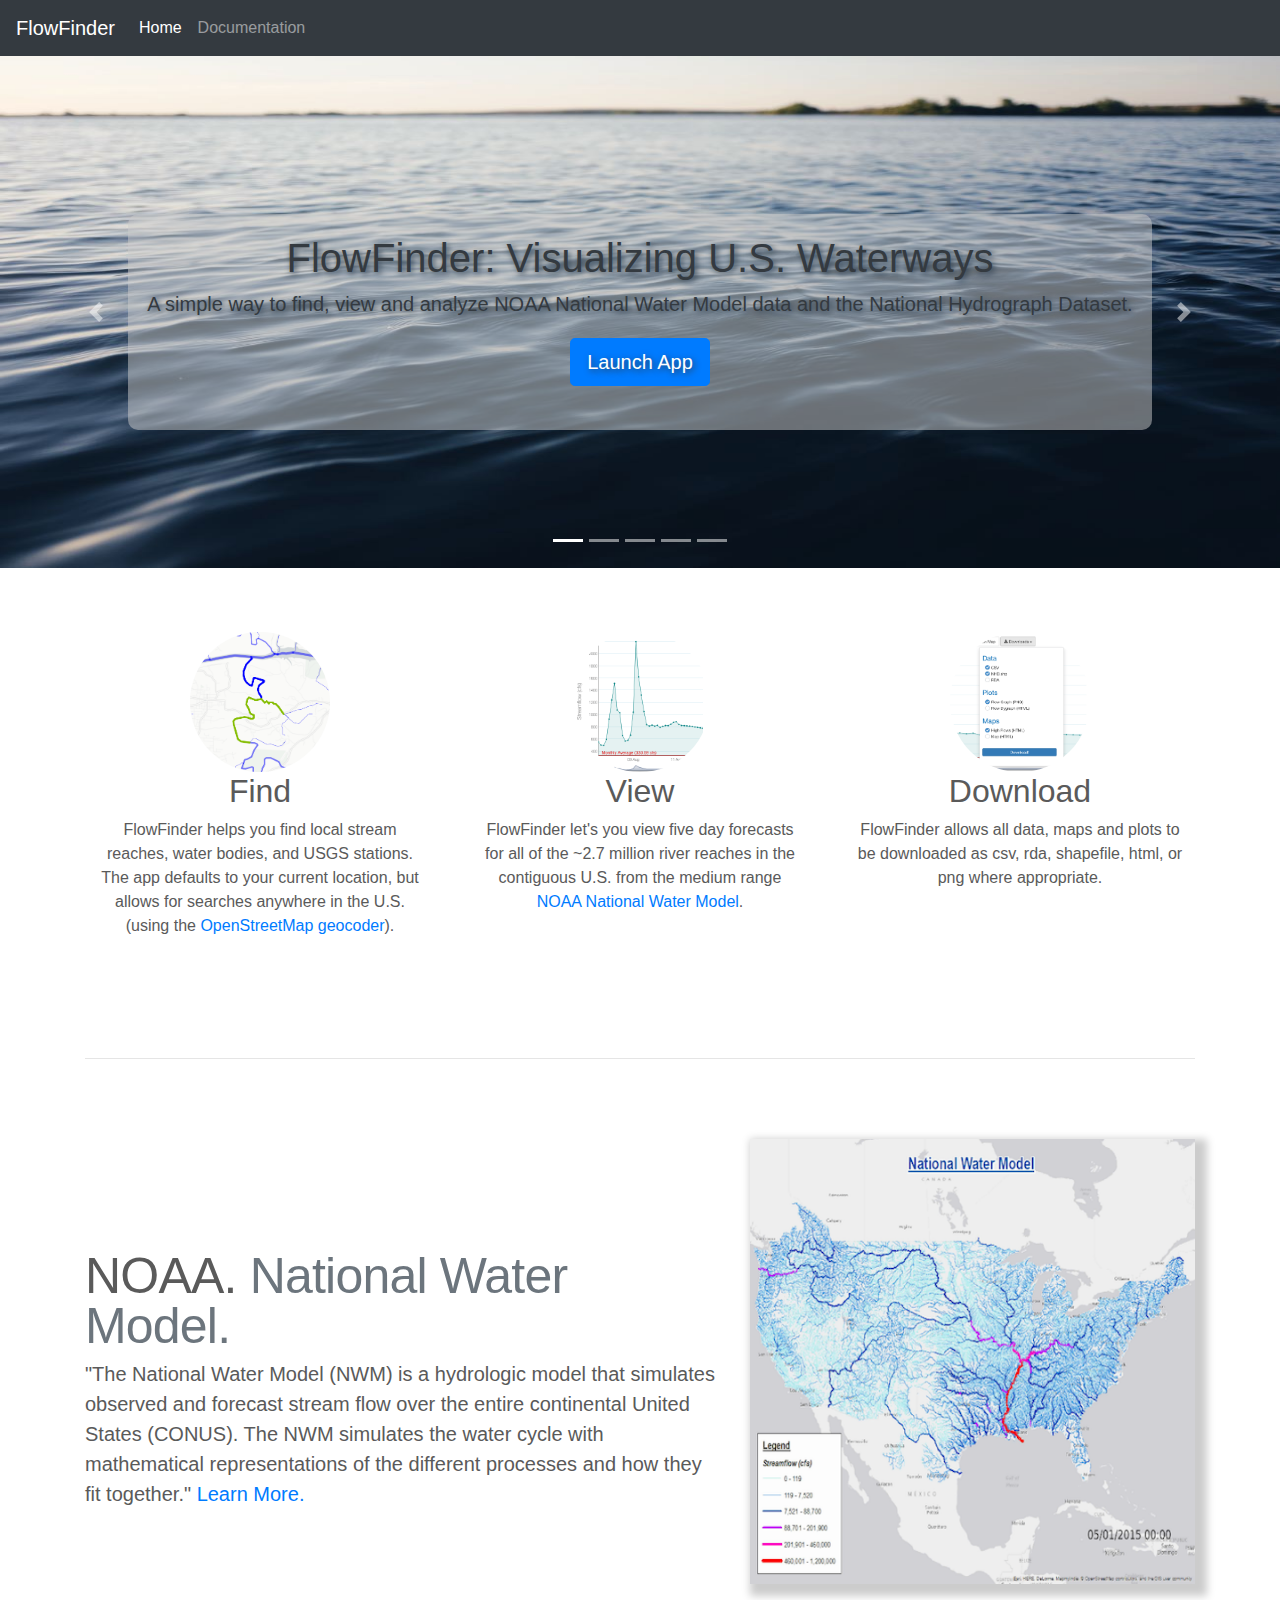
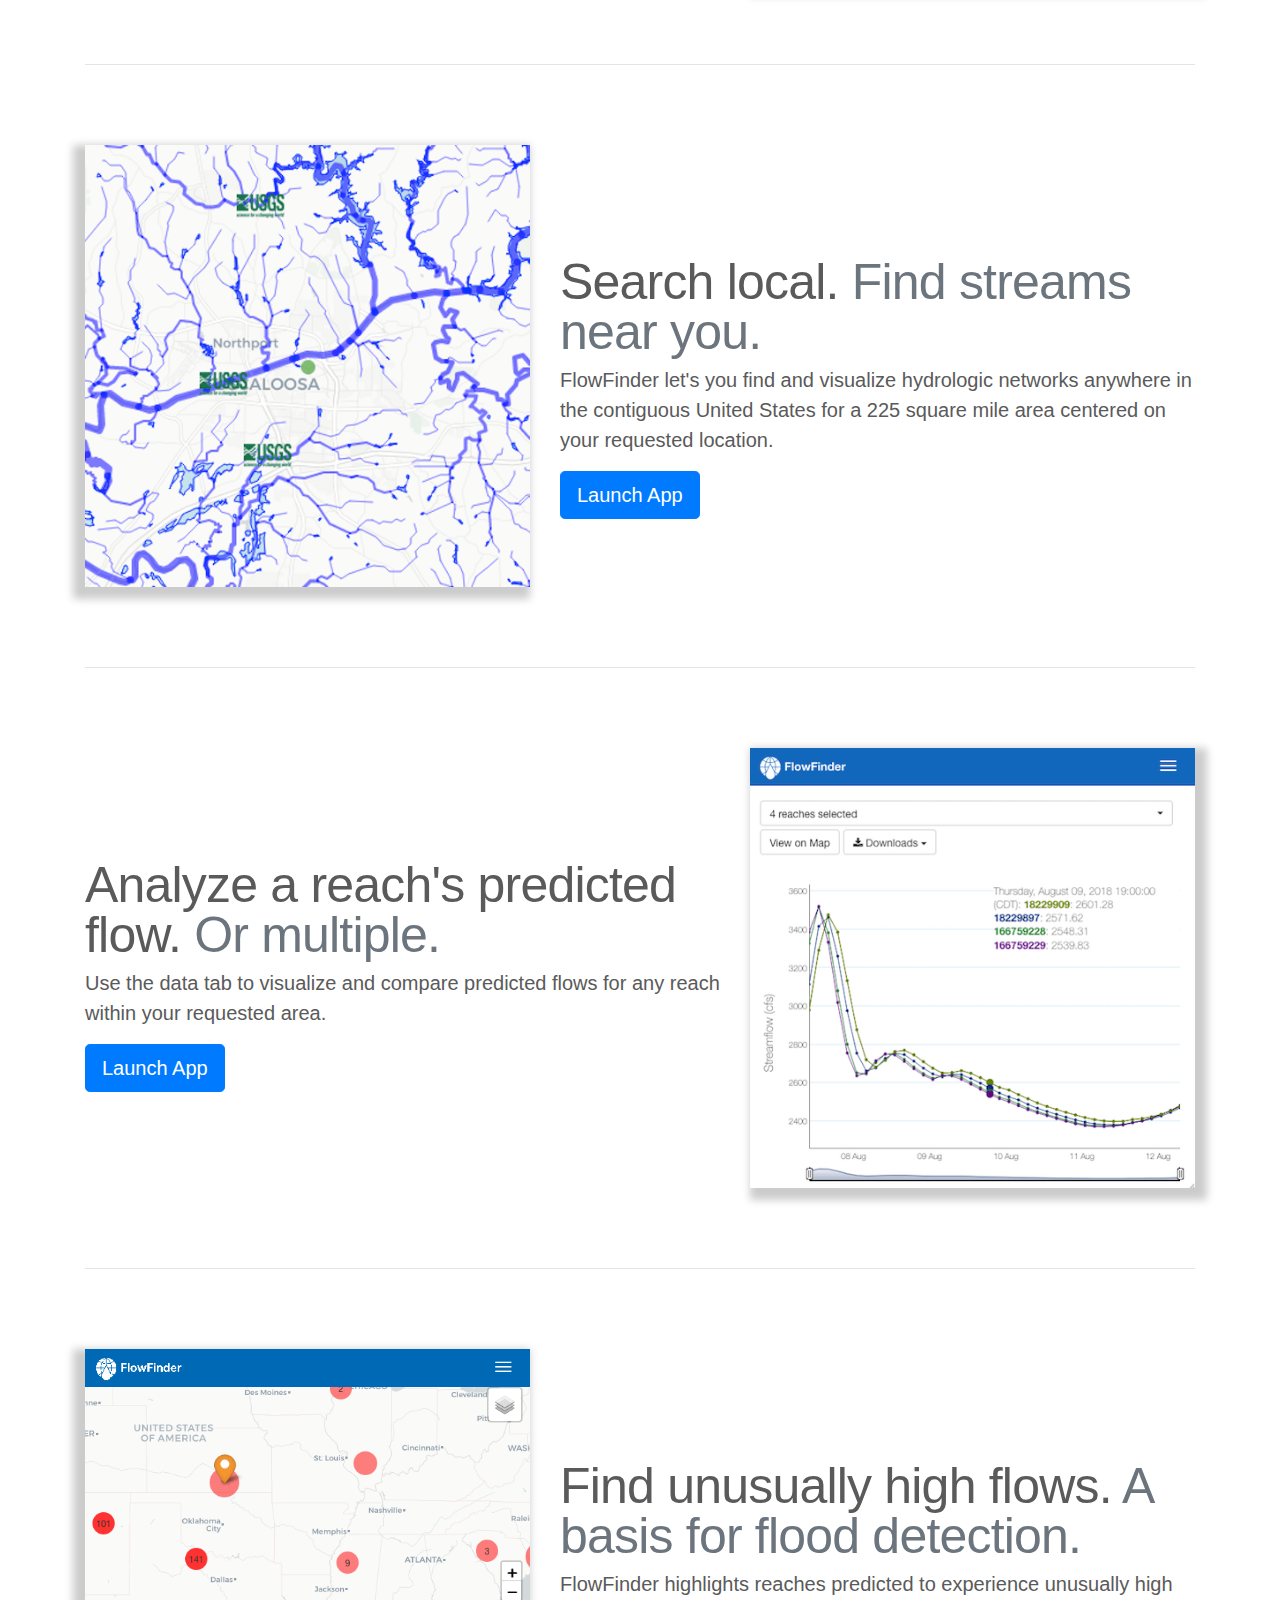
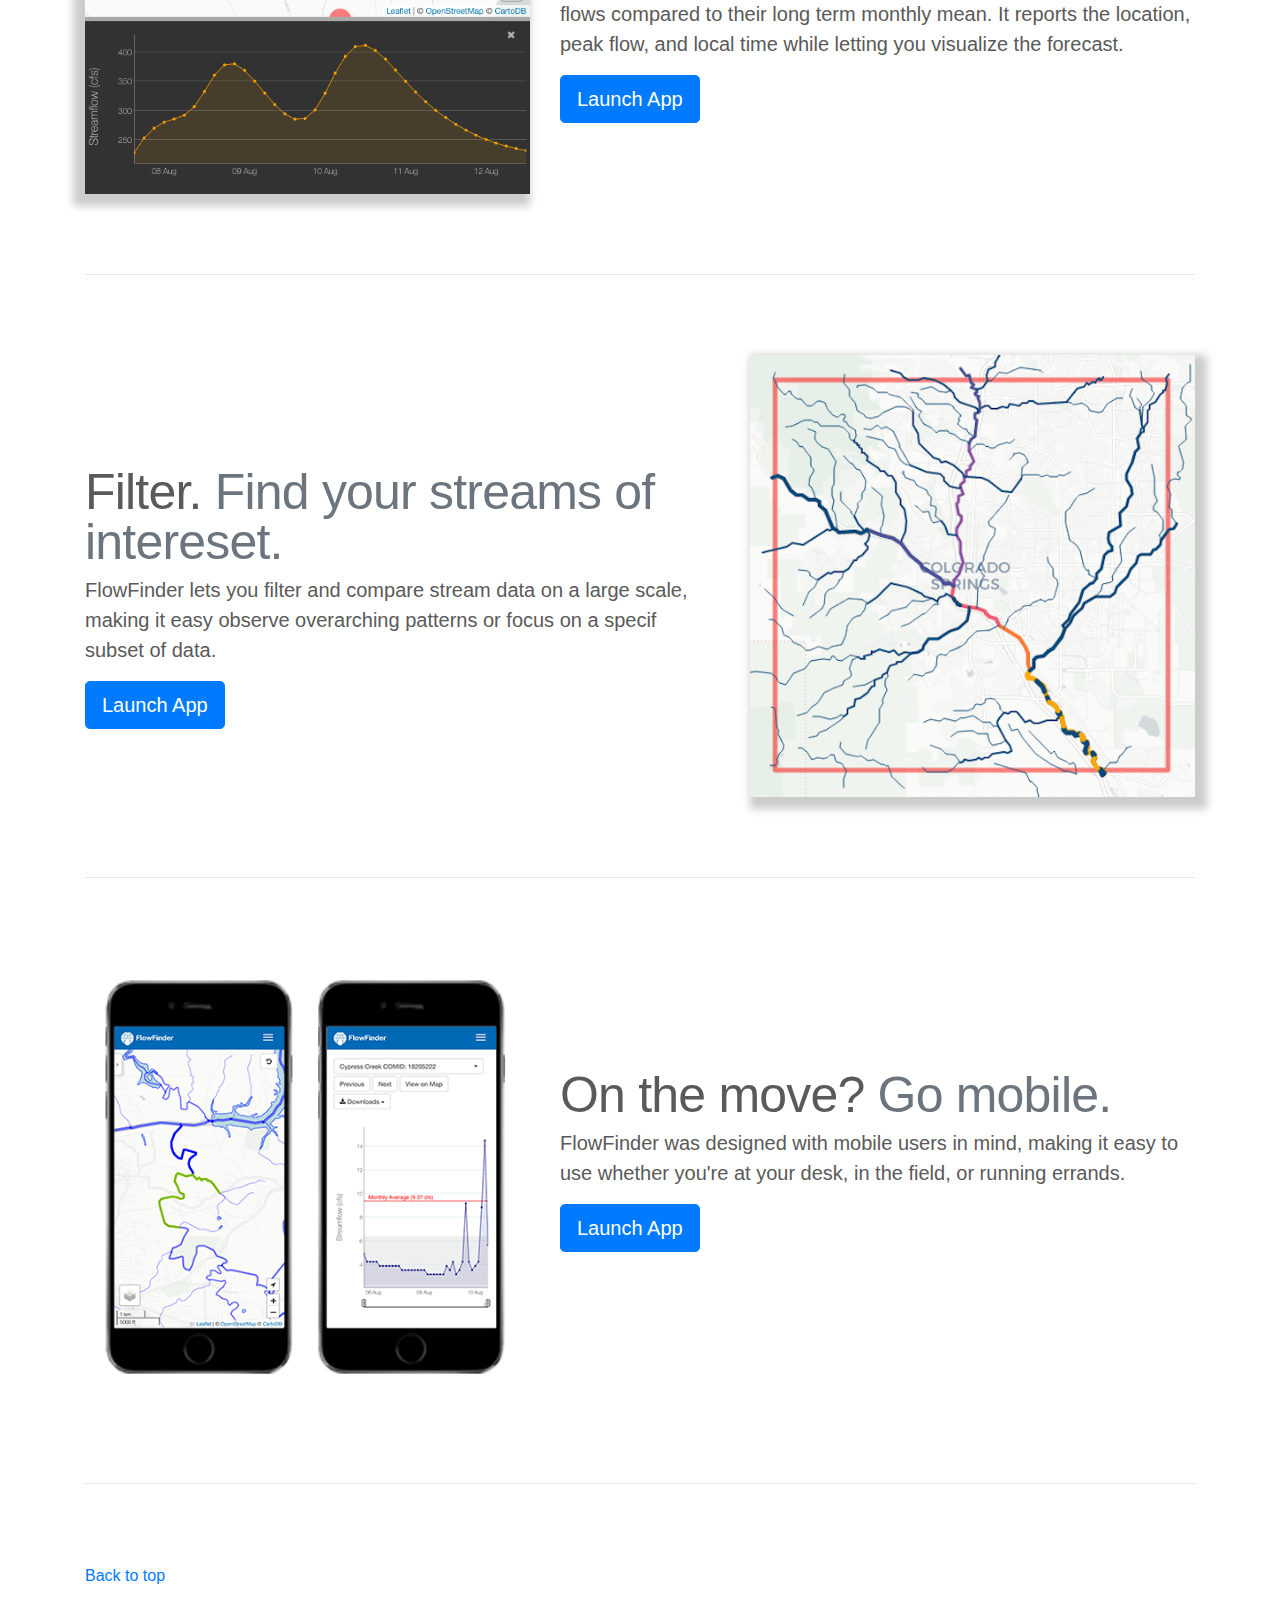
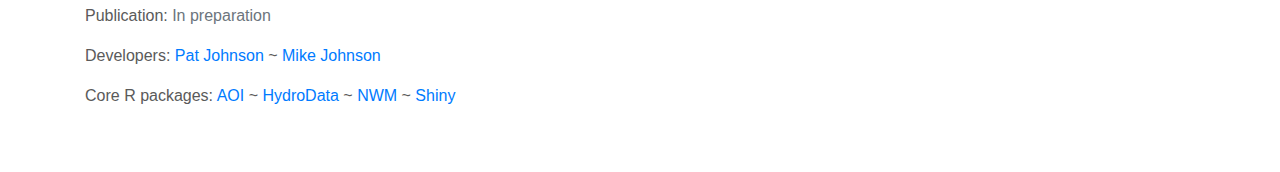
<file: docs/index.html>
<!doctype html>
<html lang="en">
  <head>
    <meta charset="utf-8">
    <meta name="viewport" content="width=device-width, initial-scale=1, shrink-to-fit=no">
    <meta name="Vizualizing U.S. Waterways" content="">
    <meta name="Pat Johnson" content="">
    <link rel="icon" href="favicon.ico">

    <title>FlowFinder</title>

    <!-- Bootstrap core CSS -->
    <link href="resources/css/bootstrap.min.css" rel="stylesheet">

    <!-- Custom styles for this template -->
    <link href="resources/css/index.css" rel="stylesheet">

  </head>
  <body>

    <header>
      <nav class="navbar navbar-expand-md navbar-dark navbar-static-top bg-dark">
        <a class="navbar-brand" href="#">FlowFinder</a>
        <button class="navbar-toggler" type="button" data-toggle="collapse" data-target="#navbarCollapse" aria-controls="navbarCollapse" aria-expanded="false" aria-label="Toggle navigation">
          <span class="navbar-toggler-icon"></span>
        </button>
        <div class="collapse navbar-collapse" id="navbarCollapse">
          <ul class="navbar-nav mr-auto">
            <li class="nav-item active">
              <a class="nav-link" href="#">Home <span class="sr-only">(current)</span></a>
            </li>
            <li class="nav-item">
              <a class="nav-link" href="documentation.html">Documentation</a>
            </li>
          </ul>
          <ul class="nav navbar-nav navbar-right">
            <li>
              <a class="navbar-brand" href="https://github.com/mikejohnson51/FlowFinder">
                <svg aria-hidden="true" data-prefix="fab" data-icon="github" class="svg-inline--fa fa-github fa-w-16 nav-link" role="img" xmlns="http://www.w3.org/2000/svg" viewBox="0 0 496 512"><path fill="currentColor" d="M165.9 397.4c0 2-2.3 3.6-5.2 3.6-3.3.3-5.6-1.3-5.6-3.6 0-2 2.3-3.6 5.2-3.6 3-.3 5.6 1.3 5.6 3.6zm-31.1-4.5c-.7 2 1.3 4.3 4.3 4.9 2.6 1 5.6 0 6.2-2s-1.3-4.3-4.3-5.2c-2.6-.7-5.5.3-6.2 2.3zm44.2-1.7c-2.9.7-4.9 2.6-4.6 4.9.3 2 2.9 3.3 5.9 2.6 2.9-.7 4.9-2.6 4.6-4.6-.3-1.9-3-3.2-5.9-2.9zM244.8 8C106.1 8 0 113.3 0 252c0 110.9 69.8 205.8 169.5 239.2 12.8 2.3 17.3-5.6 17.3-12.1 0-6.2-.3-40.4-.3-61.4 0 0-70 15-84.7-29.8 0 0-11.4-29.1-27.8-36.6 0 0-22.9-15.7 1.6-15.4 0 0 24.9 2 38.6 25.8 21.9 38.6 58.6 27.5 72.9 20.9 2.3-16 8.8-27.1 16-33.7-55.9-6.2-112.3-14.3-112.3-110.5 0-27.5 7.6-41.3 23.6-58.9-2.6-6.5-11.1-33.3 2.6-67.9 20.9-6.5 69 27 69 27 20-5.6 41.5-8.5 62.8-8.5s42.8 2.9 62.8 8.5c0 0 48.1-33.6 69-27 13.7 34.7 5.2 61.4 2.6 67.9 16 17.7 25.8 31.5 25.8 58.9 0 96.5-58.9 104.2-114.8 110.5 9.2 7.9 17 22.9 17 46.4 0 33.7-.3 75.4-.3 83.6 0 6.5 4.6 14.4 17.3 12.1C428.2 457.8 496 362.9 496 252 496 113.3 383.5 8 244.8 8zM97.2 352.9c-1.3 1-1 3.3.7 5.2 1.6 1.6 3.9 2.3 5.2 1 1.3-1 1-3.3-.7-5.2-1.6-1.6-3.9-2.3-5.2-1zm-10.8-8.1c-.7 1.3.3 2.9 2.3 3.9 1.6 1 3.6.7 4.3-.7.7-1.3-.3-2.9-2.3-3.9-2-.6-3.6-.3-4.3.7zm32.4 35.6c-1.6 1.3-1 4.3 1.3 6.2 2.3 2.3 5.2 2.6 6.5 1 1.3-1.3.7-4.3-1.3-6.2-2.2-2.3-5.2-2.6-6.5-1zm-11.4-14.7c-1.6 1-1.6 3.6 0 5.9 1.6 2.3 4.3 3.3 5.6 2.3 1.6-1.3 1.6-3.9 0-6.2-1.4-2.3-4-3.3-5.6-2z"></path></svg>
              </a>
            </li>
          </ul>
        </div>
      </nav>
    </header>

    <main>

      <div id="myCarousel" class="carousel slide" data-ride="carousel">
        <ol class="carousel-indicators">
          <li data-target="#myCarousel" data-slide-to="0" class="active"></li>
          <li data-target="#myCarousel" data-slide-to="1"></li>
          <li data-target="#myCarousel" data-slide-to="2"></li>
          <li data-target="#myCarousel" data-slide-to="3"></li>
          <li data-target="#myCarousel" data-slide-to="4"></li>
        </ol>
        <div class="carousel-inner">
          <div class="carousel-item active">
            <img class="first-slide" src="images/carousel/lake.jpg" alt="First slide">
            <div class="container">
              <div class="carousel-caption">
                <h1>FlowFinder: Visualizing U.S. Waterways</h1>
                <p>A simple way to find, view and analyze NOAA National Water Model data and the National Hydrograph Dataset.</p>
                <p><a class="btn btn-lg btn-primary" href="http://ec2-18-222-146-63.us-east-2.compute.amazonaws.com:3838/" role="button">Launch App</a></p><br>
              </div>
            </div>
          </div>
          <div class="carousel-item">
            <img class="second-slide" src="images/carousel/flows.png" alt="Second slide">
            <div class="container">
              <div class="carousel-caption">
                <h1>Hydrology as a Service</h1>
                <p>You can get temperature and rain forecast for anywhere, why not for your local rivers?</p>
                <p><a class="btn btn-lg btn-primary" href="http://ec2-18-222-146-63.us-east-2.compute.amazonaws.com:3838/" role="button">Launch App</a></p><br>
              </div>
            </div>
          </div>
          <div class="carousel-item">
            <img class="third-slide" src="images/carousel/rayshade_uo.png" alt="Third slide">
            <div class="container">
              <div class="carousel-caption">
                <h1>FlowFinder: Visualizing U.S. Waterways</h1>
                <p>A simple way to find, view and analyze NOAA National Water Model data and the National Hydrograph Dataset.</p>
                <p><a class="btn btn-lg btn-primary" href="http://ec2-18-222-146-63.us-east-2.compute.amazonaws.com:3838/" role="button">Launch App</a></p><br>
              </div>
            </div>
          </div>
          <div class="carousel-item">
            <img class="fourth-slide" src="images/carousel/graph_1.png" alt="Fourth slide">
            <div class="container">
              <div class="carousel-caption">
                <h1>Hydrology as a Service</h1>
                <p>You can get temperature and rain forecast for anywhere, why not for your local rivers?</p>
                <p><a class="btn btn-lg btn-primary" href="http://ec2-18-222-146-63.us-east-2.compute.amazonaws.com:3838/" role="button">Launch App</a></p><br>
              </div>
            </div>
          </div>
          <div class="carousel-item">
            <img class="fifth-slide" src="images/carousel/rayshade_lp.png" alt="Fifth slide">
            <div class="container">
              <div class="carousel-caption">
                <h1>FlowFinder: Vizualizing U.S. Waterways</h1>
                <p>A simple way to find, view and analyze NOAA National Water Model data and the National Hydrograph Dataset.</p>
                <p><a class="btn btn-lg btn-primary" href="http://ec2-18-222-146-63.us-east-2.compute.amazonaws.com:3838/" role="button">Launch App</a></p><br>
              </div>
            </div>
          </div>
        </div>
        <a class="carousel-control-prev" href="#myCarousel" role="button" data-slide="prev">
          <span class="carousel-control-prev-icon" aria-hidden="true"></span>
          <span class="sr-only">Previous</span>
        </a>
        <a class="carousel-control-next" href="#myCarousel" role="button" data-slide="next">
          <span class="carousel-control-next-icon" aria-hidden="true"></span>
          <span class="sr-only">Next</span>
        </a>
      </div>


      <!-- Marketing messaging and featurettes
      ================================================== -->
      <!-- Wrap the rest of the page in another container to center all the content. -->

      <div class="container marketing">

        <!-- Three columns of text below the carousel -->
        <div class="row">
          <div class="col-lg-4">
            <img class="rounded-circle" src="images/circles/selected_flow.png" alt="Selected Flow Example" width="140" height="140">
            <h2>Find</h2>
            <p>FlowFinder helps you find local stream reaches, water bodies, and USGS stations.  The app defaults to your current location, but allows for searches anywhere in the U.S. (using the <a href="https://wiki.openstreetmap.org/wiki/Nominatim">OpenStreetMap geocoder</a>).</p>
          </div><!-- /.col-lg-4 -->
          <div class="col-lg-4">
            <img class="rounded-circle" src="images/circles/graph.png" alt="Graph Example" width="140" height="140">
            <h2>View</h2>
            <p>FlowFinder let's you view five day forecasts for all of the ~2.7 million river reaches in the contiguous U.S. from the medium range <a href="water.noaa.gov/about/nwm"> NOAA National Water Model</a>.</p>
          </div><!-- /.col-lg-4 -->
          <div class="col-lg-4">
            <img class="rounded-circle" src="images/circles/downloads.png" alt="Downloads Example" width="140" height="140">
            <h2>Download</h2>
            <p>FlowFinder allows all data, maps and plots to be downloaded as csv, rda, shapefile, html, or png where appropriate.</p>
          </div><!-- /.col-lg-4 -->
        </div><!-- /.row -->


        <!-- START THE FEATURETTES -->

        <hr class="featurette-divider">

        <div class="row featurette">
          <div class="col-md-7">
            <h2 class="featurette-heading">NOAA. <span class="text-muted">National Water Model.</span></h2>
            <p class="lead">"The National Water Model (NWM) is a hydrologic model that simulates observed and forecast stream flow over the entire continental United States (CONUS). The NWM simulates the water cycle with mathematical representations of the different processes and how they fit together." <a href="http://water.noaa.gov/about/nwm">Learn More.</a></p>
          </div>
          <div class="col-md-5">
            <img class="featurette-image img-fluid mx-auto shadow-right" src="images/featurettes/nwm.png"  alt="National Water Model">
          </div>
        </div>

        <hr class="featurette-divider">

        <div class="row featurette">
          <div class="col-md-7 order-md-2">
            <h2 class="featurette-heading">Search local. <span class="text-muted">Find streams near you.</span></h2>
            <p class="lead">FlowFinder let's you find and visualize hydrologic networks anywhere in the contiguous United States for a 225 square mile area centered on your requested location.</p>
            <a class="btn btn-lg btn-primary" href="http://ec2-18-222-146-63.us-east-2.compute.amazonaws.com:3838/" role="button">Launch App</a>
          </div>
          <div class="col-md-5 order-md-1">
            <img class="featurette-image img-fluid mx-auto shadow-left" src="images/featurettes/aoi.png"  alt="Area of Interest">
          </div>
        </div>

        <hr class="featurette-divider">

        <div class="row featurette">
          <div class="col-md-7">
            <h2 class="featurette-heading">Analyze a reach's predicted flow. <span class="text-muted">Or multiple.</span></h2>
            <p class="lead">Use the data tab to visualize and compare predicted flows for any reach within your requested area. </p>
            <a class="btn btn-lg btn-primary" href="http://ec2-18-222-146-63.us-east-2.compute.amazonaws.com:3838/" role="button">Launch App</a>
          </div>
          <div class="col-md-5">
            <img class="featurette-image img-fluid mx-auto shadow-right" src="images/featurettes/graph.png"  alt="Dygraph Example">
          </div>
        </div>

        <hr class="featurette-divider">

        <div class="row featurette">
          <div class="col-md-7 order-md-2">
            <h2 class="featurette-heading">Find unusually high flows. <span class="text-muted">A basis for flood detection.</span></h2>
            <p class="lead">FlowFinder highlights reaches predicted to experience unusually high flows compared to their long term monthly mean.  It reports the location, peak flow, and local time while letting you visualize the forecast.</p>
            <a class="btn btn-lg btn-primary" href="http://ec2-18-222-146-63.us-east-2.compute.amazonaws.com:3838/" role="button">Launch App</a>
          </div>
          <div class="col-md-5 order-md-1">
            <img class="featurette-image img-fluid mx-auto shadow-left" src="images/featurettes/high_flows.png"  alt="High Flows Example">
          </div>
        </div>

        <hr class="featurette-divider">

        <div class="row featurette">
          <div class="col-md-7">
            <h2 class="featurette-heading">Filter. <span class="text-muted">Find your streams of intereset.</span></h2>
            <p class="lead">FlowFinder lets you filter and compare stream data on a large scale, making it easy observe overarching patterns or focus on a specif subset of data.</p>
            <a class="btn btn-lg btn-primary" href="http://ec2-18-222-146-63.us-east-2.compute.amazonaws.com:3838/" role="button">Launch App</a>
          </div>
          <div class="col-md-5">
            <img class="featurette-image img-fluid mx-auto shadow-right" src="images/featurettes/filter.png"  alt="Dygraph Example">
          </div>
        </div>

        <hr class="featurette-divider">

        <div class="row featurette">
          <div class="col-md-7 order-md-2">
            <h2 class="featurette-heading">On the move? <span class="text-muted">Go mobile.</span></h2>
            <p class="lead">FlowFinder was designed with mobile users in mind, making it easy to use whether you're at your desk, in the field, or running errands.</p>
            <a class="btn btn-lg btn-primary" href="http://ec2-18-222-146-63.us-east-2.compute.amazonaws.com:3838/" role="button">Launch App</a>
          </div>
          <div class="col-md-5 order-md-1">
            <img class="featurette-image img-fluid mx-auto" src="images/featurettes/mobile.png"  alt="Mobile Devices">
          </div>
        </div>

        <hr class="featurette-divider">

        <!-- /END THE FEATURETTES -->

      </div><!-- /.container -->


      <!-- FOOTER -->
      <footer class="container">
        <p class="pull-right"><a href="#">Back to top</a></p>
        <p>Publication: <span class="text-muted"> In preparation</span><p> 
        <p>Developers: <a href="https://overdodactyl.github.io">Pat Johnson</a> ~ <a href="https://mikejohnson51.github.io">Mike Johnson</a></p>
        <p>Core R packages: <a href="https://mikejohnson51.github.io/AOI/">AOI</a> ~ <a href="https://mikejohnson51.github.io/HydroData/">HydroData</a> ~ <a href="https://mikejohnson51.github.io/NWM/">NWM</a> ~ <a href="https://www.rstudio.com/products/shiny/">Shiny</a>
      </footer>
    </main>

    <!-- Bootstrap core JavaScript
    ================================================== -->
    <!-- Placed at the end of the document so the pages load faster -->
    <script src="resources/js/jquery-3.3.1.slim.min.js"></script>
    <script src="resources/js/popper.min.js"></script>
    <script src="resources/js/bootstrap.min.js"></script>
  </body>
</html>
</file>
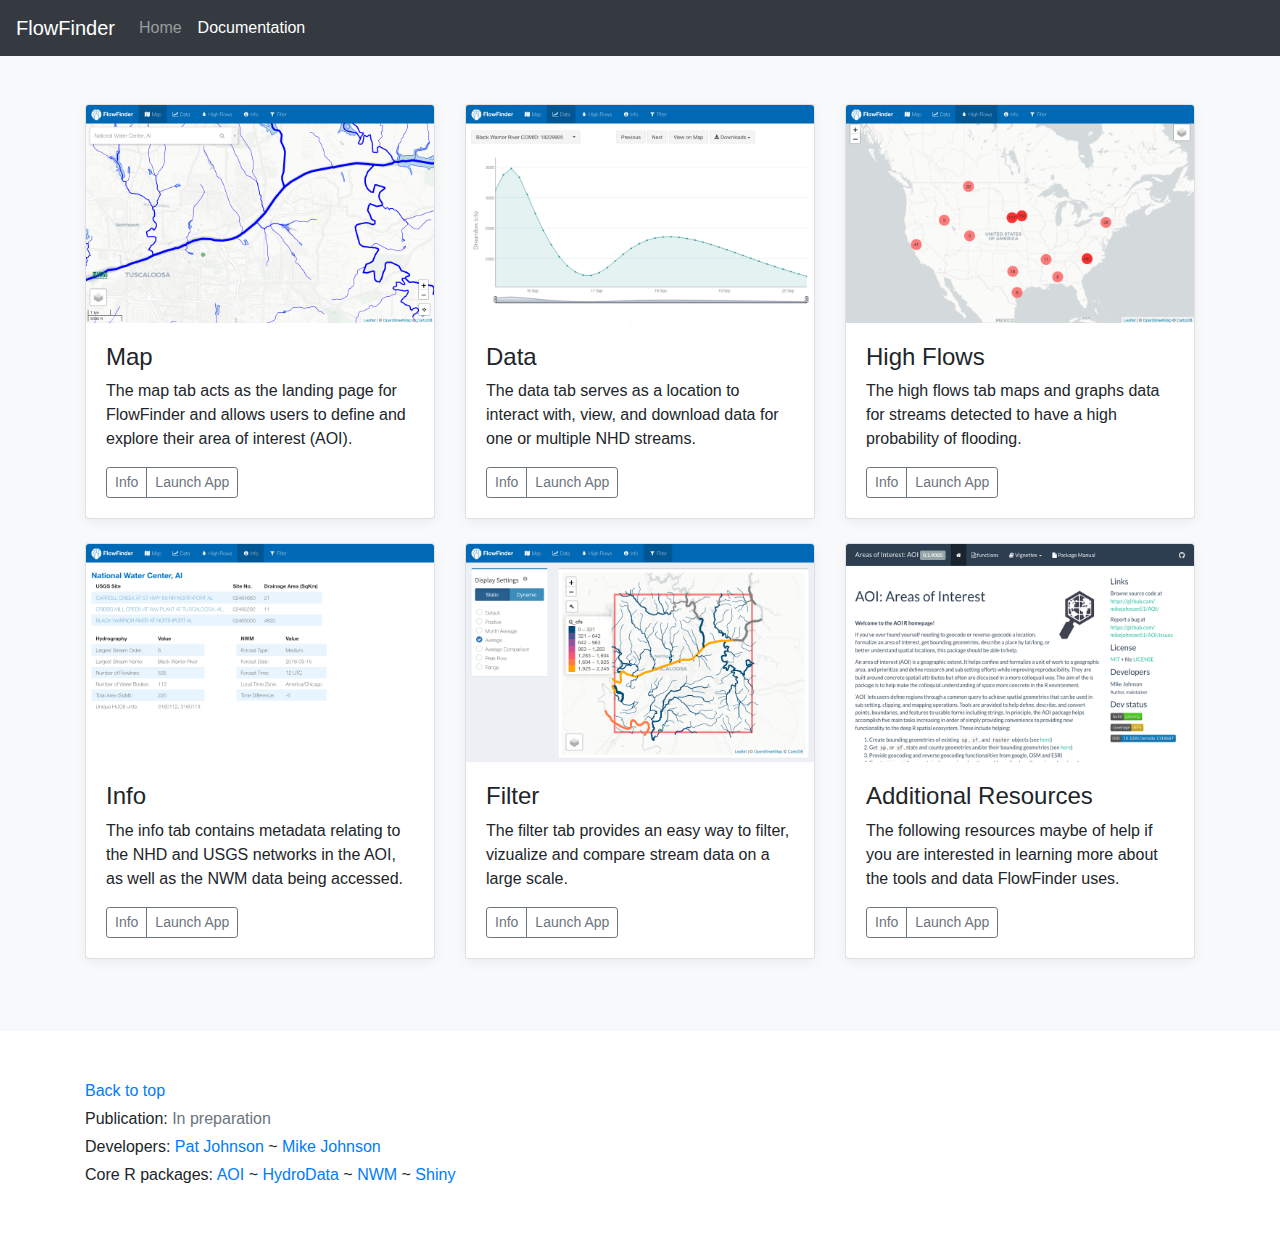
<file: docs/documentation.html>
<!doctype html>
<html lang="en">
  <head>
    <meta charset="utf-8">
    <meta name="viewport" content="width=device-width, initial-scale=1, shrink-to-fit=no">
    <meta name="Vizualizing U.S. Waterways" content="">
    <meta name="Pat Johnson" content="">
    <link rel="icon" href="favicon.ico">

    <title>FlowFinder</title>

    <!-- Bootstrap core CSS -->
    <link href="resources/css/bootstrap.min.css" rel="stylesheet">

    <!-- Custom styles for this template -->
    <link href="resources/css/documentation.css" rel="stylesheet">
  </head>

  <body>

    <header>
      <nav class="navbar navbar-expand-md navbar-dark navbar-static-top bg-dark">
        <a class="navbar-brand" href="#">FlowFinder</a>
        <button class="navbar-toggler" type="button" data-toggle="collapse" data-target="#navbarCollapse" aria-controls="navbarCollapse" aria-expanded="false" aria-label="Toggle navigation">
          <span class="navbar-toggler-icon"></span>
        </button>
        <div class="collapse navbar-collapse" id="navbarCollapse">
          <ul class="navbar-nav mr-auto">
            <li class="nav-item">
              <a class="nav-link" href="index.html">Home</a>
            </li>
            <li class="nav-item active">
              <a class="nav-link" href="documentation.html">Documentation <span class="sr-only">(current)</span></a>
            </li>
          </ul>
          <ul class="nav navbar-nav navbar-right">
            <li>
              <a class="navbar-brand" href="https://github.com/mikejohnson51/FlowFinder">
                <svg aria-hidden="true" data-prefix="fab" data-icon="github" class="svg-inline--fa fa-github fa-w-16 nav-link" role="img" xmlns="http://www.w3.org/2000/svg" viewBox="0 0 496 512"><path fill="currentColor" d="M165.9 397.4c0 2-2.3 3.6-5.2 3.6-3.3.3-5.6-1.3-5.6-3.6 0-2 2.3-3.6 5.2-3.6 3-.3 5.6 1.3 5.6 3.6zm-31.1-4.5c-.7 2 1.3 4.3 4.3 4.9 2.6 1 5.6 0 6.2-2s-1.3-4.3-4.3-5.2c-2.6-.7-5.5.3-6.2 2.3zm44.2-1.7c-2.9.7-4.9 2.6-4.6 4.9.3 2 2.9 3.3 5.9 2.6 2.9-.7 4.9-2.6 4.6-4.6-.3-1.9-3-3.2-5.9-2.9zM244.8 8C106.1 8 0 113.3 0 252c0 110.9 69.8 205.8 169.5 239.2 12.8 2.3 17.3-5.6 17.3-12.1 0-6.2-.3-40.4-.3-61.4 0 0-70 15-84.7-29.8 0 0-11.4-29.1-27.8-36.6 0 0-22.9-15.7 1.6-15.4 0 0 24.9 2 38.6 25.8 21.9 38.6 58.6 27.5 72.9 20.9 2.3-16 8.8-27.1 16-33.7-55.9-6.2-112.3-14.3-112.3-110.5 0-27.5 7.6-41.3 23.6-58.9-2.6-6.5-11.1-33.3 2.6-67.9 20.9-6.5 69 27 69 27 20-5.6 41.5-8.5 62.8-8.5s42.8 2.9 62.8 8.5c0 0 48.1-33.6 69-27 13.7 34.7 5.2 61.4 2.6 67.9 16 17.7 25.8 31.5 25.8 58.9 0 96.5-58.9 104.2-114.8 110.5 9.2 7.9 17 22.9 17 46.4 0 33.7-.3 75.4-.3 83.6 0 6.5 4.6 14.4 17.3 12.1C428.2 457.8 496 362.9 496 252 496 113.3 383.5 8 244.8 8zM97.2 352.9c-1.3 1-1 3.3.7 5.2 1.6 1.6 3.9 2.3 5.2 1 1.3-1 1-3.3-.7-5.2-1.6-1.6-3.9-2.3-5.2-1zm-10.8-8.1c-.7 1.3.3 2.9 2.3 3.9 1.6 1 3.6.7 4.3-.7.7-1.3-.3-2.9-2.3-3.9-2-.6-3.6-.3-4.3.7zm32.4 35.6c-1.6 1.3-1 4.3 1.3 6.2 2.3 2.3 5.2 2.6 6.5 1 1.3-1.3.7-4.3-1.3-6.2-2.2-2.3-5.2-2.6-6.5-1zm-11.4-14.7c-1.6 1-1.6 3.6 0 5.9 1.6 2.3 4.3 3.3 5.6 2.3 1.6-1.3 1.6-3.9 0-6.2-1.4-2.3-4-3.3-5.6-2z"></path></svg>
              </a>
            </li>
          </ul>
        </div>
      </nav>
    </header>

    <main>
      <div class="album py-5 bg-light">
        <div class="container">

          <div class="row">
            <div class="col-md-4">
              <div class="card mb-4 box-shadow">
                <img class="card-img-top" src="./images/documentation/map_tab.png"  alt="Map tab">
                <div class="card-body">
                  <h4>Map</h4>
                  <p class="card-text">The map tab acts as the landing page for FlowFinder and allows users to define and explore their area of interest (AOI).</p>
                  <div class="d-flex justify-content-between align-items-center">
                    <div class="btn-group">
                      <button type="button" class="btn btn-sm btn-outline-secondary" data-toggle="modal" data-target="#mapModal">Info</button>
                      <a class="btn btn-sm btn-outline-secondary" href="http://ec2-18-222-146-63.us-east-2.compute.amazonaws.com:3838/" role="button">Launch App</a>
                    </div>
                  </div>
                </div>
              </div>
              <!-- Modal -->
              <div class="modal fade" id="mapModal" tabindex="-1" role="dialog" aria-labelledby="mapDocumentationModal" aria-hidden="true">
                <div class="modal-dialog" role="document">
                  <div class="modal-content">
                    <div class="container">
                      <div class="modal-header">
                        <h5 class="modal-title" id="mapDocumentationModal">Map Tab</h5>
                        <button type="button" class="close" data-dismiss="modal" aria-label="Close">
                          <span aria-hidden="true">&times;</span>
                        </button>
                      </div>
                      <div class="modal-body">
                          <h3>Overview</h3> 
                          <p>The map tab acts as the landing page for FlowFinder and allows users to define and explore their area of interest (AOI).</p>
                          <div class="text-center">
                            <img class="overview_img" src="./images/documentation/map_tab.png" alt="Map Tab">
                          </div>
                          <h4>Location Navigation:</h4>
                          <ul>
                            <li>
                              <strong>Initial Load </strong>— When FlowFiner is initiated, it defaults to one of the following locations in decreasing priority:
                                <ol>
                                  <li>User's geolocation based on the devices location services</li>
                                  <li>IP-based location (using <a href="GeoIPLookup.io">GeoIPLookup.io</a>)</li>
                                  <li>National Water Center in Alabama</li>
                                </ol>
                            </li>
                            <li>
                              <strong>Thereafter </strong>—  Any of the following can be used to alter the AOI:
                              <ul>
                                <li>
                                  <strong>Search Bar </strong>- Locations can be entered in the search bar either via common names or lat/lon pairs:
                                  <ul>
                                    <li><code>Colorado</code></li>
                                    <li><code>Colorado Springs</code></li>
                                    <li><code>Costco near UCSB</code></li>
                                    <li><code>34.4145937 -119.84581949869</code></li>
                                  </ul>
                                  Searches are performed using the <a href="https://wiki.openstreetmap.org/wiki/Nominatim">OpenStreetMap geocoder</a>. 
                                </li>
                                <li>
                                  <strong>Current Location Button </strong>- Moves to a users current location when possible.
                                </li>
                              </ul>
                            </li>
                          </ul>

                          <h4>Area of Interest (AOI)</h4>
                          <p>The area of interest defaults to a 225 square mile reqion centered at the searched location and is distinguished by a red box.</p>

                          <h4>Map Features and Interactability</h4>
                          <p>The map is comprised of several features, each of which can be interacted with by clicking on the element</p>
                          <div class="row">
                            <div class="col-md-4">
                            <div class="card mb-4 box-shadow">
                              <img class="card-img-top" src="images/documentation/map_tab/usgs_stations.png"  alt="USGS Stations">
                              <div class="card-body">
                                <h4>USGS Stations</h4>
                                <p class="card-text">USGS stations are marked with the USGS logo. The label provides basic information about the station and a link to the stations homepage on <a href="https://waterdata.usgs.gov/nwis/">waterdata.usgs.gov</a>.</p>
                              </div>
                            </div>
                            </div>
                            <div class="col-md-4">
                              <div class="card mb-4 box-shadow">
                                <img class="card-img-top" src="images/documentation/map_tab/water_bodies.png"  alt="Water Bodies">
                                <div class="card-body">
                                  <h4>Water Bodies</h4>
                                  <p class="card-text">Water bodies are shaded in blue, clicking on one provides basic information on it.</p>
                                </div>
                              </div>
                            </div>
                            <div class="col-md-4">
                              <div class="card mb-4 box-shadow">
                                <img class="card-img-top" src="images/documentation/map_tab/flowlines.png"  alt="NHD Flowlines">
                                <div class="card-body">
                                  <h4>NHD Flowlines</h4>
                                  <p class="card-text">The width of a flowline is determined by its stream order. Clicking on one shows the streams unique COMID and provides buttons to highlight streams directly upstream (green) or downstream (red) as well as switch to the data tab for the stream. </p>
                                </div>
                              </div>
                            </div>
                          </div>
                        </div>
                      <div class="modal-footer">
                        <button type="button" class="btn btn-secondary" data-dismiss="modal">Close</button>
                      </div>
                    </div>
                  </div>
                </div>
              </div>
            </div>
            <div class="col-md-4">
              <div class="card mb-4 box-shadow">
                <img class="card-img-top" src="./images/documentation/data_tab.png"  alt="Data Tab">
                <div class="card-body">
                  <h4>Data</h4>
                  <p class="card-text">The data tab serves as a location to interact with, view, and download data for one or multiple NHD streams.</p>
                  <div class="d-flex justify-content-between align-items-center">
                    <div class="btn-group">
                      <button type="button" class="btn btn-sm btn-outline-secondary" data-toggle="modal" data-target="#dataModal">Info</button>
                      <a class="btn btn-sm btn-outline-secondary" href="http://ec2-18-222-146-63.us-east-2.compute.amazonaws.com:3838/" role="button">Launch App</a>
                    </div>
                  </div>
                </div>
              </div>
              <!-- Modal -->
              <div class="modal fade" id="dataModal" tabindex="-1" role="dialog" aria-labelledby="dataDocumentationModal" aria-hidden="true">
                <div class="modal-dialog" role="document">
                  <div class="modal-content">
                    <div class="container">
                      <div class="modal-header">
                        <h5 class="modal-title" id="dataDocumentationModal">Data Tab</h5>
                        <button type="button" class="close" data-dismiss="modal" aria-label="Close">
                          <span aria-hidden="true">&times;</span>
                        </button>
                      </div>
                      <div class="modal-body">
                          <h3>Overview</h3> 
                          <p>The data tab serves as a location to interact with, view, and download data for one or multiple NHD streams.</p>
                          <div class="text-center">
                            <img class="overview_img" src="./images/documentation/data_tab.png" alt="Data Tab">
                          </div>

                          <h4>Stream Selection</h4>
                          <ul>
                            <li>
                              <strong>Initial Selection </strong>— If a user selects a stream in the map tab, it will be defaulted to when brought to the data tab.  Otherwise, selection defaults to the reach with the highest flow measurement over the five day period.
                            </li>
                            <li>
                              <strong>Thereafter </strong>— Any of the following can be used to alter the selection:
                              <ul>
                                <li>
                                  <strong>Dropdown </strong>- The drop down menu can be used to select any number of streams.  Blue text indicates reaches with non-zero flows over the five day time period while grayed out text represents reaches with consistent 0 flow.
                                </li>
                                <li>
                                  <strong>Previous/Next Buttons </strong>- These buttons can be used to cycle through streams.  Only available when one stream is selected. 
                                </li>
                                <li>
                                  <strong>Eye Buttons </strong>- In the tables below the graph, the eye buttons can be used to switch to one or multiple streams.  
                                </li>
                              </ul>
                            </li>
                          </ul>

                          <h4>Plot</h4>
                          <p>A <a href="https://rstudio.github.io/dygraphs/">dygraph</a> is constructed based on the selected stream(s).</p>
                          <h5>Interactability</h5>
                          <p>Hovering hover the graph will display values for each data point in the time series.  A region can be zoomed in on either by clicking and dragging over the region of interest on the graph or using the slider below the x-axis.</p>
                          <h5>Additional Data</h5>
                          <p>When only one reach is selected, the following data is also shown when possible:</p>
                            <ul>
                              <li>
                                A red horizontal line representing the reaches <a href="#" data-toggle="tooltip" title="Long term average come from a 23-years retrospective run of the NWM version 1.0 provided by NCAR and the OWP">mean monthly flow</a>. 
                              </li>
                              <li>
                                Behind the plot is a gray shaded bar indicating one standard deviation of the foretasted data.
                              </li>
                            </ul>
                          

                          <h4>Data Tables</h4>
                          <p>When one stream is selected, two tables display streams that are up/downstream from the one selected.  Eye-icon buttons provide a convenient way to select this streams.</p>
                          <div class="text-center">
                            <img src="images/documentation/data_tab/tables.png" style="width: 80%; height: auto;" alt="Up/downstream tables">
                          </div>
                          
                          <h4>Downloads</h4>
                          <p>Another core task of the Data tab is that ability to download the NHD and flow data as well PNG images and interactive HTML files of the data. Clicking on the ‘Downloads’ button presents the user with a menu of radio buttons. The user can select as many as they like and the selections are downloaded as a zip file. Options for download include:</p>
                            <ul>
                              <li>A .csv of the flow values (COMID, dateTime (UTC), dataTime local, and flow values (cfs))</li>
                              <li>The same data as a RData file</li>
                              <li>A shapefile of the NHD flowlines</li>
                              <li>A PNG of the flow data time series</li>
                              <li>An interactive HTML file of the flow data currently on the plot</li>
                              <li>An interactive HTML file of the High Flow Tab</li>
                              <li>An interactive HTML file of the Map Tab</li>
                            </ul>
                      </div>
                      <div class="modal-footer">
                        <button type="button" class="btn btn-secondary" data-dismiss="modal">Close</button>
                      </div>
                    </div>
                  </div>
                </div>
              </div>
            </div>
            <div class="col-md-4">
              <div class="card mb-4 box-shadow">
                <img class="card-img-top" src="./images/documentation/high_flows_tab.png"  alt="High Flows Tab">
                <div class="card-body">
                  <h4>High Flows</h4>
                  <p class="card-text">The high flows tab maps and graphs data for streams detected to have a high probability of flooding.</p>
                  <div class="d-flex justify-content-between align-items-center">
                    <div class="btn-group">
                      <button type="button" class="btn btn-sm btn-outline-secondary" data-toggle="modal" data-target="#highFlowsModal">Info</button>
                      <a class="btn btn-sm btn-outline-secondary" href="http://ec2-18-222-146-63.us-east-2.compute.amazonaws.com:3838/" role="button">Launch App</a>
                    </div>
                  </div>
                </div>
              </div>
              <!-- Modal -->
              <div class="modal fade" id="highFlowsModal" tabindex="-1" role="dialog" aria-labelledby="highFlowsDocumentationModal" aria-hidden="true">
                <div class="modal-dialog" role="document">
                  <div class="modal-content">
                    <div class="container">
                      <div class="modal-header">
                        <h5 class="modal-title" id="highFlowsDocumentationModal">High Flows Tab</h5>
                        <button type="button" class="close" data-dismiss="modal" aria-label="Close">
                          <span aria-hidden="true">&times;</span>
                        </button>
                      </div>
                      <div class="modal-body">
                        <h3>Overview</h3> 
                        <p>The high flows tab maps and provides data for the 1,500 reaches with the highest percent exceedance from the their <a href="#" data-toggle="tooltip" title="Long term average come from a 23-years retrospective run of the NWM version 1.0 provided by NCAR and the OWP">monthly average</a>.  It therefore serves as basis for flood detection.</p>
                        <div class="text-center">
                          <img class="overview_img" src="./images/documentation/high_flows_tab.png" alt="High Flows Tab">
                        </div>

                        <h4>Map</h4>
                        <p>The map uses a modified version of the leaflet clustering function to group reaches at high zoom levels. Hovering over a marker generates a convex hule outlining the points clustered to that area. Double clicking on a marker, or zooming in manually,  causes these clusters to dissipate to finer resolution clusters. Zooming in far enough will yield the individual reach markers. Clicking on one of these will prompt a popup window containing the reaches COMID, local time zone, Time of Peak Flow both in local and UTC time, and a button to graph the stream’s flow data.</p>
                        <div class="text-center">
                          <img class="overview_img" src="images/documentation/high_flows_tab/label.png" alt="Map Label">
                        </div>

                        <h4>Plots</h4>
                        <p>When a user selects a stream to graph, a colored marker will be placed at its location and a dygraph will appear in the bottom portion of the screen.  Multiple streams can be plotted, and the marker color will match the color of the data points/line. </p>
                        <div class="text-center">
                          <img class="overview_img" src="images/documentation/high_flows_tab/plot.png" alt="Example Plot"> 
                        </div>

                      </div>
                      <div class="modal-footer">
                        <button type="button" class="btn btn-secondary" data-dismiss="modal">Close</button>
                      </div>
                    </div>
                  </div>
                </div>
              </div>
            </div>

            <div class="col-md-4">
              <div class="card mb-4 box-shadow">
                <img class="card-img-top" src="./images/documentation/info_tab.png"  alt="Info Tab">
                <div class="card-body">
                  <h4>Info</h4>
                  <p class="card-text">The info tab contains metadata relating to the NHD and USGS networks in the AOI, as well as the NWM data being accessed.</p>
                  <div class="d-flex justify-content-between align-items-center">
                    <div class="btn-group">
                      <button type="button" class="btn btn-sm btn-outline-secondary" data-toggle="modal" data-target="#infoModal">Info</button>
                      <a class="btn btn-sm btn-outline-secondary" href="http://ec2-18-222-146-63.us-east-2.compute.amazonaws.com:3838/" role="button">Launch App</a>
                    </div>
                  </div>
                </div>
                <!-- Modal -->
                <div class="modal fade" id="infoModal" tabindex="-1" role="dialog" aria-labelledby="infoDocumentationModal" aria-hidden="true">
                  <div class="modal-dialog" role="document">
                    <div class="modal-content">
                      <div class="container">
                        <div class="modal-header">
                          <h5 class="modal-title" id="infoDocumentationModal">Info Tab</h5>
                          <button type="button" class="close" data-dismiss="modal" aria-label="Close">
                            <span aria-hidden="true">&times;</span>
                          </button>
                        </div>
                        <div class="modal-body">
                          <h3>Overview</h3> 
                          <p>The info tab which contains tables of metadata relating to the NHD and USGS networks in the AOI, as well as the NWM data being accessed.</p>
                          <div class="text-center">
                            <img class="overview_img" src="./images/documentation/info_tab.png" alt="Info Tab">
                          </div>


                          <h4>Table 1: USGS NWIS Stations</h4>
                          <p>The first table provides information regarding the local USGS NWIS stations - specifically the site name (hyperlinked to the stations unique NWIS web page), site ID, and drainage area.</p>

                          <h4>Table 2: NHD and Hydrologic Network</h4>
                          <p>The second table displays information about the NHD and hydrologic network in the AOI  - specifically the name and order of the largest Straler number, the total area (always 225 square miles), the unique HUC8 units intersected and the total number of NHD reaches and water bodies.</p>

                          <h4>Table 3: NWM Data Summary</h4>
                          <p>The last table provides information regarding the NWM Data being displayed including the forecast configuration, date and time of forecast, local time zone and hour offset from UTC.</p>

                        </div>
                        <div class="modal-footer">
                          <button type="button" class="btn btn-secondary" data-dismiss="modal">Close</button>
                        </div>
                      </div>
                    </div>
                  </div>
                </div>
              </div>
            </div>
            <div class="col-md-4">
              <div class="card mb-4 box-shadow">
                <img class="card-img-top" src="./images/documentation/filter_tab.png"  alt="Filter Tab">
                <div class="card-body">
                  <h4>Filter</h4>
                  <p class="card-text">The filter tab provides an easy way to filter, vizualize and compare stream data on a large scale.</p>
                  <div class="d-flex justify-content-between align-items-center">
                    <div class="btn-group">
                      <button type="button" class="btn btn-sm btn-outline-secondary" data-toggle="modal" data-target="#filterModal">Info</button>
                      <a class="btn btn-sm btn-outline-secondary" href="http://ec2-18-222-146-63.us-east-2.compute.amazonaws.com:3838/" role="button">Launch App</a>
                    </div>
                  </div>
                </div>
              </div>
              <!-- Modal -->
              <div class="modal fade" id="filterModal" tabindex="-1" role="dialog" aria-labelledby="filterModalDocumentation" aria-hidden="true">
                <div class="modal-dialog" role="document">
                  <div class="modal-content">
                    <div class="container">
                      <div class="modal-header">
                        <h5 class="modal-title" id="filterModalDocumentation">Filter Tab</h5>
                        <button type="button" class="close" data-dismiss="modal" aria-label="Close">
                          <span aria-hidden="true">&times;</span>
                        </button>
                      </div>
                      <div class="modal-body">
                        <h3>Overview</h3> 
                        <p>The filter tab provides an easy way to visualize and compare stream data on a large scale and filter results based on unique traits. <br>
                        The page layout can be split into three pieces: (1) Display Settings (2) Map (3) Filterable Table.  
                        </p>
                        <div class="text-center">
                          <img class="overview_img" src="images/documentation/filter_tab.png" alt="Filter Tab">
                        </div>

                        <h4>Display Settings</h4>
                        <!-- <div class="media">
                          <img class="align-self-start mr-3" src="images/documentation/filter_tab/display_settings.png" alt="Display Settings" height="220px" width="auto">
                          <div class="media-body" >
                            <p>The display settings determine the data/color scheme used to map the NHD flowlines and are grouped into two sections: Static and Dynamic.  
                              <ul>
                                <li><strong>Static options </strong>- used to map summary statistics for flow data such as maximums and means</li>
                                <li><strong>Dynamic options </strong>- used to map data as a function of time and can be looped through as a means of animation</li>
                              </ul>
                            The tables below summarize the what each display settings does, and can also be accessed in the app via the info icon next to the "Display Settings" title.
                            </p>
                          </div>
                        </div> -->
                        <p>The display settings determine the data/color scheme used to map the NHD flowlines and are grouped into two sections: Static and Dynamic.</p>
                          <ul>
                            <li><strong>Static options </strong>- used to map summary statistics for flow data such as maximums and means</li>
                            <li><strong>Dynamic options </strong>- used to map data as a function of time and can be looped through as a means of animation</li>
                          </ul>
                        <p>The tables below summarize the what each display settings does, and can also be accessed in the app via the info icon next to the "Display Settings" title.</p>
                        <div class="clearfix">
                          <div class="table-responsive col-md-6 float-left">
                            <table class="table table-striped table-hover table-sm table table-striped table-hover table-responsive" style="margin-left: auto; margin-right: auto; margin-left: auto; margin-right: auto;">
                              <thead>
                              <tr>
                               <th style="text-align:left;">  </th>
                               <th style="text-align:left;"> Color Scheme </th>
                              </tr>
                              </thead>
                              <tbody>
                              <tr>
                               <td style="text-align:left;font-weight: bold;"> Default </td>
                               <td style="text-align:left;"> All streams are blue </td>
                              </tr>
                              <tr>
                               <td style="text-align:left;font-weight: bold;"> Positive </td>
                               <td style="text-align:left;"> Blue: Streams with at least one measured value (Q_cfs) &gt; 0 <br> Grey: Streams with no flow during time range </td>
                              </tr>
                              <tr>
                               <td style="text-align:left;font-weight: bold;"> Month Average </td>
                               <td style="text-align:left;"> <sup>*</sup>Stream colors are determined by the monthly long term monthly average for each stream </td>
                              </tr>
                              <tr>
                               <td style="text-align:left;font-weight: bold;"> Average </td>
                               <td style="text-align:left;"> <sup>*</sup>Stream colors are determined by the average stream value during the time range </td>
                              </tr>
                              <tr>
                               <td style="text-align:left;font-weight: bold;"> Average Comparison </td>
                               <td style="text-align:left;"> <sup>*</sup>Stream colors are determined by the subtracting the long term average from the current average </td>
                              </tr>
                              <tr>
                               <td style="text-align:left;font-weight: bold;"> Peak Flow </td>
                               <td style="text-align:left;"> <sup>*</sup>Stream colors are determined by the maximum flow during the time range </td>
                              </tr>
                              <tr>
                               <td style="text-align:left;font-weight: bold;"> Range </td>
                               <td style="text-align:left;"> <sup>*</sup>Stream colors are determined by subtracting the minimum value during the time range from the maximum </td>
                              </tr>
                              </tbody>
                              <tfoot>
                              <tr><td style="padding: 0; border: 0;" colspan=2><span style="font-style: italic;">Note: </span></td></tr>
                              <tr><td style="padding: 0; border: 0;" colspan=2>
                              <sup></sup> In all cases, stream width is determined by stream order. </td></tr>
                              <tr><td style="padding: 0; border: 0;" colspan=2>
                              <sup>*</sup> The range of values (Qcfs) are determined, split into 8 equal categories, and mapped to a color palette</td></tr>
                              </tfoot>
                            </table>
                          </div>
                          <div class="table-responsive col-md-6 float-left">
                            <table class="table table-striped table-hover table-sm table table-striped table-hover table-responsive" style="margin-left: auto; margin-right: auto;">
                              <thead>
                                <tr>
                                 <th style="text-align:left;">  </th>
                                 <th style="text-align:left;"> Color Scheme </th>
                                </tr>
                               </thead>
                              <tbody>
                                <tr>
                                 <td style="text-align:left;font-weight: bold;"> Time Series </td>
                                 <td style="text-align:left;"> <sup>*</sup>Stream colors are determined by the value during each time step </td>
                                </tr>
                                <tr>
                                 <td style="text-align:left;font-weight: bold;"> Change </td>
                                 <td style="text-align:left;"> <sup>*</sup>Stream colors are determined by calculating the change between the current point and the next </td>
                                </tr>
                                <tr>
                                 <td style="text-align:left;font-weight: bold;"> Positive </td>
                                 <td style="text-align:left;"> Yellow: Streams with at least one measured value (Q_cfs) &gt; 0 <br> Blue: Streams with no flow during time range </td>
                                </tr>
                              </tbody>
                              <tfoot>
                              <tr><td style="padding: 0; border: 0;" colspan=2><span style="font-style: italic;">Note: </span></td></tr>
                              <tr><td style="padding: 0; border: 0;" colspan=2>
                              <sup></sup> In all cases, stream width is determined by stream order. </td></tr>
                              <tr><td style="padding: 0; border: 0;" colspan=2>
                              <sup>*</sup> The range of values (Qcfs) are determined, split into 8 equal categories, and mapped to a color palette</td></tr>
                              </tfoot>
                            </table>
                          </div>
                        </div>

                        <h4>Filterable Table</h4>
                        <p>A table is provided that can be used view data for each stream.  These attributes can be filtered and only the resulting streams will be mapped.</p>

                        <h5>Options</h5>
                        <p>The following options can be added or removed from the table:</p>
                          <ul>
                            <li><code>COMID</code></li>
                            <li><code>Stream Length</code></li>
                            <li><code>GNIS Name</code></li>
                            <li><code>Stream Order</code></li>
                            <li><code>Reach Code</code></li>
                            <li><code>Slope</code></li>
                          </ul>
                  
                        <h5>Filtering</h5>
                        <p>The table can be filtered in two ways:</p>
                          <ul>
                            <li><strong>Search Bar </strong>- The search bar can be used to filter across any column</li>
                            <li><strong>Column Filters </strong>- Above each column there is a box that can be to filter values. Depending on the data type, you can either enter text or use a slider.</li>
                          </ul>
                          <div class="text-center">
                            <figure class="figure">
                              <img src="images/documentation/filter_tab/full_table.png" alt="Table" height="300">
                              <img src="images/documentation/filter_tab/filtered_table.png" alt="Filtered Table." height="300">
                              <figcaption class="figure-caption">Image 1 shows the full table underneath the options.  Image 2 depicts the table being filtered based on stream order and length.</figcaption>
                            </figure>
                          </div>
                        

                        <h4>Map</h4>
                        <p>The displayed map is dependent on the display settings and filtered table.  In all cases, a legend is shown and stream width is dependent on stream order. </p>
                        <div class="text-center">
                          <figure class="figure">
                            <img src="images/documentation/filter_tab/positive.png" alt="Positive Flows" height="200">
                            <img src="images/documentation/filter_tab/avg.png" alt="Average Value" height="200">
                            <img src="images/documentation/filter_tab/avg_comp.png" alt="Average Comparison" height="200">
                            <figcaption class="figure-caption">Image 1: Zero vs. non-zero flows. Image 2: Average flow.  Image 3: Average flow compared to long term average.</figcaption>
                          </figure>
                        </div>



                      </div>
                      <div class="modal-footer">
                        <button type="button" class="btn btn-secondary" data-dismiss="modal">Close</button>
                      </div>
                    </div>
                  </div>
                </div>
              </div>
            </div>
            <div class="col-md-4">
              <div class="card mb-4 box-shadow">
                <img class="card-img-top" src="./images/documentation/resources.png"  alt="Additional Resources">
                <div class="card-body">
                  <h4>Additional Resources</h4>
                  <p class="card-text">The following resources maybe of help if you are interested in learning more about the tools and data FlowFinder uses.</p>
                  <div class="d-flex justify-content-between align-items-center">
                    <div class="btn-group">
                      <button type="button" class="btn btn-sm btn-outline-secondary" data-toggle="modal" data-target="#additionalResourcesModal">Info</button>
                      <a class="btn btn-sm btn-outline-secondary" href="http://ec2-18-222-146-63.us-east-2.compute.amazonaws.com:3838/" role="button">Launch App</a>
                    </div>
                  </div>
                </div>
              </div>
              <!-- Modal -->
              <div class="modal fade" id="additionalResourcesModal" tabindex="-1" role="dialog" aria-labelledby="resourcesDocumentationModal" aria-hidden="true">
                <div class="modal-dialog" role="document">
                  <div class="modal-content">
                    <div class="container">
                      <div class="modal-header">
                        <h5 class="modal-title" id="resourcesDocumentationModal">Additional Resources</h5>
                        <button type="button" class="close" data-dismiss="modal" aria-label="Close">
                          <span aria-hidden="true">&times;</span>
                        </button>
                      </div>
                      <div class="modal-body">
                        <h3>R Packages</h3> 
                        <ul>
                          <li><a href="https://mikejohnson51.github.io/AOI/">AOI</a></li>
                          <li><a href="https://mikejohnson51.github.io/HydroData/">HydroData</a></li>
                        </ul>

                        <h3>Data</h3>
                        <ul>
                          <li><a href="http://water.noaa.gov/about/nwm">NOAA National Water Model</a></li>
                          <li><a href="https://waterdata.usgs.gov/nwis/">USGS Water Data for the Nation</a></li>
                        </ul>

                      </div>
                      <div class="modal-footer">
                        <button type="button" class="btn btn-secondary" data-dismiss="modal">Close</button>
                      </div>
                    </div>
                  </div>
                </div>
              </div>
            </div>
          </div>
        </div>
      </div>

    </main>

    <footer class="container">
      <p class="pull-right"><a href="#">Back to top</a></p>
      <p>Publication: <span class="text-muted"> In preparation</span><p> 
      <p>Developers: <a href="https://overdodactyl.github.io">Pat Johnson</a> ~ <a href="https://mikejohnson51.github.io">Mike Johnson</a></p>
      <p>Core R packages: <a href="https://mikejohnson51.github.io/AOI/">AOI</a> ~ <a href="https://mikejohnson51.github.io/HydroData/">HydroData</a> ~ <a href="https://mikejohnson51.github.io/NWM/">NWM</a> ~ <a href="https://www.rstudio.com/products/shiny/">Shiny</a>
    </footer>

    <!-- Bootstrap core JavaScript
    ================================================== -->
    <!-- Placed at the end of the document so the pages load faster -->
    <script src="resources/js/jquery-3.3.1.slim.min.js"></script>    
    <script>
      $(document).ready(function(){
          $('[data-toggle="tooltip"]').tooltip();   
      });
    </script>
    <script src="resources/js/popper.min.js"></script>
    <script src="resources/js/bootstrap.min.js"></script>
  </body>
</html>
</file>
<file: docs/resources/css/index.css>
/* GLOBAL STYLES
-------------------------------------------------- */
/* Padding below the footer and lighter body text */

body {
  padding-bottom: 3rem;
  color: #5a5a5a;
}


/* CUSTOMIZE THE CAROUSEL
-------------------------------------------------- */

/* Carousel base class */
.carousel {
  margin-bottom: 4rem;
}
/* Since positioning the image, we need to help out the caption */
.carousel-caption {
  bottom: 3rem;
  z-index: 10;
}

/* Declare heights because of positioning of img element */
.carousel-item {
  height: 32rem;
  background-color: #777;
}
.carousel-item > img {
  position: absolute;
  top: 0;
  left: 0;
  min-width: 100%;
  height: 32rem;
}

.carousel-caption h1 {
    margin-top: 1.25rem;
}

.carousel-caption {
  text-shadow: 2px 2px 6px #2c3e50;
  background: rgba(204, 204, 204, 0.5);
  border-radius: 10px;
  margin-bottom: 90px;
  padding: 0 !important;
  left: 10%;
  right: 10%;
  color: #343a40;
}

.carousel-caption p {
    padding: 0 !important;
    padding-bottom: 130px;
}

.dark_text {color: #343a40;}


/* MARKETING CONTENT
-------------------------------------------------- */

/* Center align the text within the three columns below the carousel */
.marketing .col-lg-4 {
  margin-bottom: 1.5rem;
  text-align: center;
}
.marketing h2 {
  font-weight: 400;
}
.marketing .col-lg-4 p {
  margin-right: .75rem;
  margin-left: .75rem;
}


/* Featurettes
------------------------- */

.featurette-divider {
  margin: 5rem 0; /* Space out the Bootstrap <hr> more */
}

/* Thin out the marketing headings */
.featurette-heading {
  font-weight: 300;
  line-height: 1;
  letter-spacing: -.05rem;
}

.shadow-right {
    -moz-box-shadow: 6px 6px 8px 6px #ccc;
    -webkit-box-shadow: 6px 6px 8px 6px #ccc;
    box-shadow: 6px 6px 8px 6px #ccc;
}

.shadow-left {
    -moz-box-shadow: -6px 6px 8px 6px #ccc;
    -webkit-box-shadow: -6px 6px 8px 6px #ccc;
    box-shadow: -6px 6px 8px 6px #ccc;
}


/* RESPONSIVE CSS
-------------------------------------------------- */

@media (min-width: 40em) {
  /* Bump up size of carousel content */
  .carousel-caption p {
    margin-bottom: 1.25rem;
    font-size: 1.25rem;
    line-height: 1.4;
  }

  .featurette-heading {
    font-size: 50px;
  }
}

@media (min-width: 62em) {
  .featurette-heading {
    margin-top: 7rem;
  }
}
</file>
<file: docs/resources/css/documentation.css>
:root {
  --jumbotron-padding-y: 3rem;
}

.jumbotron {
  padding-top: var(--jumbotron-padding-y);
  padding-bottom: var(--jumbotron-padding-y);
  margin-bottom: 0;
  background-color: #fff;
}
@media (min-width: 768px) {
  .jumbotron {
    padding-top: calc(var(--jumbotron-padding-y) * 2);
    padding-bottom: calc(var(--jumbotron-padding-y) * 2);
  }
}

.jumbotron p:last-child {
  margin-bottom: 0;
}

.jumbotron-heading {
  font-weight: 300;
}

.jumbotron .container {
  max-width: 40rem;
}

footer {
  padding-top: 3rem;
  padding-bottom: 3rem;
}

footer p {
  margin-bottom: .25rem;
}

.box-shadow { box-shadow: 0 .25rem .75rem rgba(0, 0, 0, .05); }

.modal-dialog {
  min-width: 96%;
  min-height: 96%;
  margin-left: 2%;
  padding: 0;
}

.modal-content {
  height: 96%;
  min-width: 96%;
  border-radius: 0;
}

.table-sm{
  font-size: 12px;
}

.media-body {
  padding-bottom: 2em;
}

.overview_img {
  padding-bottom: 2em;
  width: 50%;
  height: auto;
}
</file>
